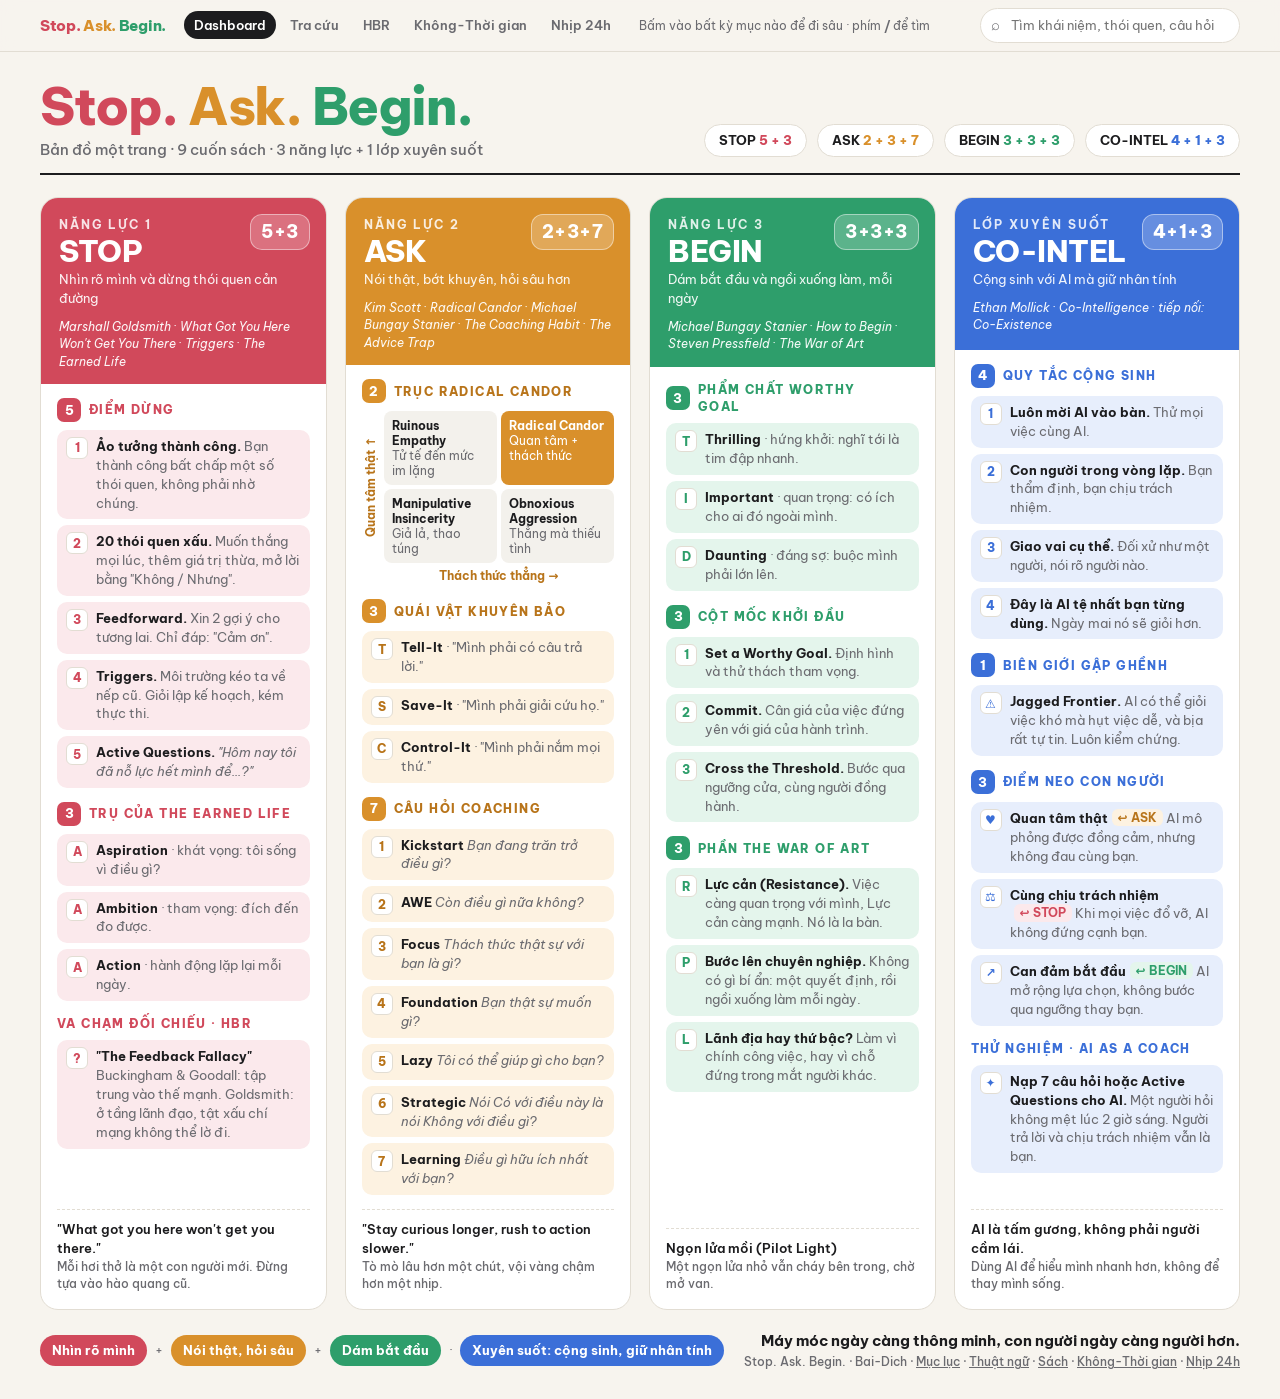
<file: index.html>
<!DOCTYPE html>
<html lang="vi">
<head>
<meta charset="utf-8">
<meta name="viewport" content="width=device-width, initial-scale=1">
<title>Stop. Ask. Begin. · Dashboard</title>
<link rel="icon" type="image/svg+xml" href="assets/favicon.svg">
<link rel="icon" type="image/png" sizes="32x32" href="assets/favicon.png">
<link rel="apple-touch-icon" sizes="180x180" href="assets/apple-touch-icon.png">
<link rel="shortcut icon" href="favicon.ico">
<link rel="preconnect" href="https://fonts.googleapis.com">
<link rel="preconnect" href="https://fonts.gstatic.com" crossorigin>
<link rel="stylesheet" href="https://fonts.googleapis.com/css2?family=Be+Vietnam+Pro:ital,wght@0,400;0,500;0,600;0,700;0,800;1,400&display=swap">
<link rel="stylesheet" href="assets/atlas.css">

<!-- Google Analytics 4 (GA4) -->
<script>
  // Mã GA4 của Stop. Ask. Begin.
  window.GA_MEASUREMENT_ID = "G-16MPNM0F18";

  if (window.GA_MEASUREMENT_ID && window.GA_MEASUREMENT_ID.startsWith("G-") && window.GA_MEASUREMENT_ID !== "G-XXXXXXXXXX") {
    const s = document.createElement("script");
    s.async = true;
    s.src = "https://www.googletagmanager.com/gtag/js?id=" + window.GA_MEASUREMENT_ID;
    document.head.appendChild(s);
    window.dataLayer = window.dataLayer || [];
    function gtag(){dataLayer.push(arguments);}
    window.gtag = gtag;
    gtag("js", new Date());
    gtag("config", window.GA_MEASUREMENT_ID, {
      send_page_view: false // Tắt page_view tự động mặc định; atlas.js sẽ tự động gửi theo từng hash route và đo thời gian ở lại
    });
  }
</script>
</head>
<body>

<div class="bar">
  <div class="bar-in">
    <a class="brand" href="#/"><span>Stop.</span> <span>Ask.</span> <span>Begin.</span></a>
    <nav>
      <a href="#/" data-k="dash">Dashboard</a>
      <a href="#/index" data-k="index">Tra cứu</a>
      <a href="#/ref/hbr" data-k="ref">HBR</a>
      <a href="topics/khong-thoi-gian/index.html">Không-Thời gian</a>
      <a href="topics/nhip-24h/index.html">Nhịp 24h</a>
    </nav>
    <span class="hint">Bấm vào bất kỳ mục nào để đi sâu · phím <b>/</b> để tìm</span>
    <label class="search"><input id="q" type="search" placeholder="Tìm khái niệm, thói quen, câu hỏi..." autocomplete="off" aria-label="Tìm kiếm"></label>
  </div>
</div>

<!-- ================= DASHBOARD (poster) ================= -->
<main class="poster" id="dash">

  <header>
    <div class="title">
      <span>Stop.</span> <span>Ask.</span> <span>Begin.</span>
      <small>Bản đồ một trang · 9 cuốn sách · 3 năng lực + 1 lớp xuyên suốt</small>
    </div>
    <div class="formula">
      <a class="f-stop" href="#/stop">STOP <b>5 + 3</b></a>
      <a class="f-ask" href="#/ask">ASK <b>2 + 3 + 7</b></a>
      <a class="f-begin" href="#/begin">BEGIN <b>3 + 3 + 3</b></a>
      <a class="f-co" href="#/co">CO-INTEL <b>4 + 1 + 3</b></a>
    </div>
  </header>

  <section class="grid">

    <!-- ================= STOP ================= -->
    <article class="col stop">
      <a class="col-head" href="#/stop">
        <div class="badge">5+3</div>
        <div class="step">NĂNG LỰC 1</div>
        <div class="name">STOP</div>
        <div class="sub">Nhìn rõ mình và dừng thói quen cản đường</div>
        <div class="books">Marshall Goldsmith · What Got You Here Won't Get You There · Triggers · The Earned Life</div>
      </a>
      <div class="col-body">
        <div class="block">
          <h3><a href="#/stop"><span class="n">5</span>điểm dừng</a></h3>
          <ol class="items">
            <li><a href="#/stop/success-delusion"><span class="k">1</span><div><strong>Ảo tưởng thành công.</strong> <em>Bạn thành công bất chấp một số thói quen, không phải nhờ chúng.</em></div></a></li>
            <li><a href="#/stop/habits"><span class="k">2</span><div><strong>20 thói quen xấu.</strong> <em>Muốn thắng mọi lúc, thêm giá trị thừa, mở lời bằng "Không / Nhưng".</em></div></a></li>
            <li><a href="#/stop/change-process"><span class="k">3</span><div><strong>Feedforward.</strong> <em>Xin 2 gợi ý cho tương lai. Chỉ đáp: "Cảm ơn".</em></div></a></li>
            <li><a href="#/stop/triggers"><span class="k">4</span><div><strong>Triggers.</strong> <em>Môi trường kéo ta về nếp cũ. Giỏi lập kế hoạch, kém thực thi.</em></div></a></li>
            <li><a href="#/stop/active-questions"><span class="k">5</span><div><strong>Active Questions.</strong> <em class="q">"Hôm nay tôi đã nỗ lực hết mình để...?"</em></div></a></li>
          </ol>
        </div>
        <div class="block">
          <h3><a href="#/stop/earned-life"><span class="n">3</span>trụ của The Earned Life</a></h3>
          <ol class="items">
            <li><a href="#/stop/earned-life/aspiration"><span class="k">A</span><div><strong>Aspiration</strong> <em>· khát vọng: tôi sống vì điều gì?</em></div></a></li>
            <li><a href="#/stop/earned-life/ambition"><span class="k">A</span><div><strong>Ambition</strong> <em>· tham vọng: đích đến đo được.</em></div></a></li>
            <li><a href="#/stop/earned-life/action"><span class="k">A</span><div><strong>Action</strong> <em>· hành động lặp lại mỗi ngày.</em></div></a></li>
          </ol>
        </div>
        <div class="block">
          <h3><a href="#/ref/debates">Va chạm đối chiếu · HBR</a></h3>
          <ol class="items">
            <li><a href="#/ref/hbr/feedback-fallacy"><span class="k">?</span><div><strong>"The Feedback Fallacy"</strong> <em>Buckingham &amp; Goodall: tập trung vào thế mạnh. Goldsmith: ở tầng lãnh đạo, tật xấu chí mạng không thể lờ đi.</em></div></a></li>
          </ol>
        </div>
        <div class="motto">"What got you here won't get you there."<span>Mỗi hơi thở là một con người mới. Đừng tựa vào hào quang cũ.</span></div>
      </div>
    </article>

    <!-- ================= ASK ================= -->
    <article class="col ask">
      <a class="col-head" href="#/ask">
        <div class="badge">2+3+7</div>
        <div class="step">NĂNG LỰC 2</div>
        <div class="name">ASK</div>
        <div class="sub">Nói thật, bớt khuyên, hỏi sâu hơn</div>
        <div class="books">Kim Scott · Radical Candor · Michael Bungay Stanier · The Coaching Habit · The Advice Trap</div>
      </a>
      <div class="col-body">
        <div class="block">
          <h3><a href="#/ask/radical-candor"><span class="n">2</span>trục Radical Candor</a></h3>
          <div class="rc">
            <div class="axis-y">Quan tâm thật ↑</div>
            <a class="cell" href="#/ask/radical-candor/ruinous-empathy"><b>Ruinous Empathy</b>Tử tế đến mức im lặng</a>
            <a class="cell win" href="#/ask/radical-candor/radical-candor"><b>Radical Candor</b>Quan tâm + thách thức</a>
            <a class="cell" href="#/ask/radical-candor/manipulative-insincerity"><b>Manipulative Insincerity</b>Giả lả, thao túng</a>
            <a class="cell" href="#/ask/radical-candor/obnoxious-aggression"><b>Obnoxious Aggression</b>Thẳng mà thiếu tình</a>
            <div class="axis-x">Thách thức thẳng →</div>
          </div>
        </div>
        <div class="block">
          <h3><a href="#/ask/monsters"><span class="n">3</span>quái vật khuyên bảo</a></h3>
          <ol class="items">
            <li><a href="#/ask/monsters/tell-it"><span class="k">T</span><div><strong>Tell-It</strong> <em>· "Mình phải có câu trả lời."</em></div></a></li>
            <li><a href="#/ask/monsters/save-it"><span class="k">S</span><div><strong>Save-It</strong> <em>· "Mình phải giải cứu họ."</em></div></a></li>
            <li><a href="#/ask/monsters/control-it"><span class="k">C</span><div><strong>Control-It</strong> <em>· "Mình phải nắm mọi thứ."</em></div></a></li>
          </ol>
        </div>
        <div class="block">
          <h3><a href="#/ask/seven-questions"><span class="n">7</span>câu hỏi coaching</a></h3>
          <ol class="items">
            <li><a href="#/ask/seven-questions/kickstart"><span class="k">1</span><div><strong>Kickstart</strong> <em class="q">Bạn đang trăn trở điều gì?</em></div></a></li>
            <li><a href="#/ask/seven-questions/awe"><span class="k">2</span><div><strong>AWE</strong> <em class="q">Còn điều gì nữa không?</em></div></a></li>
            <li><a href="#/ask/seven-questions/focus"><span class="k">3</span><div><strong>Focus</strong> <em class="q">Thách thức thật sự với bạn là gì?</em></div></a></li>
            <li><a href="#/ask/seven-questions/foundation"><span class="k">4</span><div><strong>Foundation</strong> <em class="q">Bạn thật sự muốn gì?</em></div></a></li>
            <li><a href="#/ask/seven-questions/lazy"><span class="k">5</span><div><strong>Lazy</strong> <em class="q">Tôi có thể giúp gì cho bạn?</em></div></a></li>
            <li><a href="#/ask/seven-questions/strategic"><span class="k">6</span><div><strong>Strategic</strong> <em class="q">Nói Có với điều này là nói Không với điều gì?</em></div></a></li>
            <li><a href="#/ask/seven-questions/learning"><span class="k">7</span><div><strong>Learning</strong> <em class="q">Điều gì hữu ích nhất với bạn?</em></div></a></li>
          </ol>
        </div>
        <div class="motto">"Stay curious longer, rush to action slower."<span>Tò mò lâu hơn một chút, vội vàng chậm hơn một nhịp.</span></div>
      </div>
    </article>

    <!-- ================= BEGIN ================= -->
    <article class="col begin">
      <a class="col-head" href="#/begin">
        <div class="badge">3+3+3</div>
        <div class="step">NĂNG LỰC 3</div>
        <div class="name">BEGIN</div>
        <div class="sub">Dám bắt đầu và ngồi xuống làm, mỗi ngày</div>
        <div class="books">Michael Bungay Stanier · How to Begin · Steven Pressfield · The War of Art</div>
      </a>
      <div class="col-body">
        <div class="block">
          <h3><a href="#/begin/worthy-goal"><span class="n">3</span>phẩm chất Worthy Goal</a></h3>
          <ol class="items">
            <li><a href="#/begin/worthy-goal/thrilling"><span class="k">T</span><div><strong>Thrilling</strong> <em>· hứng khởi: nghĩ tới là tim đập nhanh.</em></div></a></li>
            <li><a href="#/begin/worthy-goal/important"><span class="k">I</span><div><strong>Important</strong> <em>· quan trọng: có ích cho ai đó ngoài mình.</em></div></a></li>
            <li><a href="#/begin/worthy-goal/daunting"><span class="k">D</span><div><strong>Daunting</strong> <em>· đáng sợ: buộc mình phải lớn lên.</em></div></a></li>
          </ol>
        </div>
        <div class="block">
          <h3><a href="#/begin/milestones"><span class="n">3</span>cột mốc khởi đầu</a></h3>
          <ol class="items">
            <li><a href="#/begin/milestones/set-a-worthy-goal"><span class="k">1</span><div><strong>Set a Worthy Goal.</strong> <em>Định hình và thử thách tham vọng.</em></div></a></li>
            <li><a href="#/begin/milestones/commit"><span class="k">2</span><div><strong>Commit.</strong> <em>Cân giá của việc đứng yên với giá của hành trình.</em></div></a></li>
            <li><a href="#/begin/milestones/cross-the-threshold"><span class="k">3</span><div><strong>Cross the Threshold.</strong> <em>Bước qua ngưỡng cửa, cùng người đồng hành.</em></div></a></li>
          </ol>
        </div>
        <div class="block">
          <h3><a href="#/begin/resistance"><span class="n">3</span>phần The War of Art</a></h3>
          <ol class="items">
            <li><a href="#/begin/resistance"><span class="k">R</span><div><strong>Lực cản (Resistance).</strong> <em>Việc càng quan trọng với mình, Lực cản càng mạnh. Nó là la bàn.</em></div></a></li>
            <li><a href="#/begin/turning-pro"><span class="k">P</span><div><strong>Bước lên chuyên nghiệp.</strong> <em>Không có gì bí ẩn: một quyết định, rồi ngồi xuống làm mỗi ngày.</em></div></a></li>
            <li><a href="#/begin/territory/territory-vs-hierarchy"><span class="k">L</span><div><strong>Lãnh địa hay thứ bậc?</strong> <em>Làm vì chính công việc, hay vì chỗ đứng trong mắt người khác.</em></div></a></li>
          </ol>
        </div>
        <div class="motto">Ngọn lửa mồi (Pilot Light)<span>Một ngọn lửa nhỏ vẫn cháy bên trong, chờ mở van.</span></div>
      </div>
    </article>

    <!-- ================= CO-INTELLIGENCE ================= -->
    <article class="col co">
      <a class="col-head" href="#/co">
        <div class="badge">4+1+3</div>
        <div class="step">LỚP XUYÊN SUỐT</div>
        <div class="name">CO-INTEL</div>
        <div class="sub">Cộng sinh với AI mà giữ nhân tính</div>
        <div class="books">Ethan Mollick · Co-Intelligence · tiếp nối: Co-Existence</div>
      </a>
      <div class="col-body">
        <div class="block">
          <h3><a href="#/co/rules"><span class="n">4</span>quy tắc cộng sinh</a></h3>
          <ol class="items">
            <li><a href="#/co/rules/invite-ai"><span class="k">1</span><div><strong>Luôn mời AI vào bàn.</strong> <em>Thử mọi việc cùng AI.</em></div></a></li>
            <li><a href="#/co/rules/human-in-loop"><span class="k">2</span><div><strong>Con người trong vòng lặp.</strong> <em>Bạn thẩm định, bạn chịu trách nhiệm.</em></div></a></li>
            <li><a href="#/co/rules/assign-persona"><span class="k">3</span><div><strong>Giao vai cụ thể.</strong> <em>Đối xử như một người, nói rõ người nào.</em></div></a></li>
            <li><a href="#/co/rules/worst-ai"><span class="k">4</span><div><strong>Đây là AI tệ nhất bạn từng dùng.</strong> <em>Ngày mai nó sẽ giỏi hơn.</em></div></a></li>
          </ol>
        </div>
        <div class="block">
          <h3><a href="#/co/frontier"><span class="n">1</span>biên giới gập ghềnh</a></h3>
          <ol class="items">
            <li><a href="#/co/frontier/jagged-frontier"><span class="k">⚠</span><div><strong>Jagged Frontier.</strong> <em>AI có thể giỏi việc khó mà hụt việc dễ, và bịa rất tự tin. Luôn kiểm chứng.</em></div></a></li>
          </ol>
        </div>
        <div class="block">
          <h3><a href="#/co/human"><span class="n">3</span>điểm neo con người</a></h3>
          <ol class="items">
            <li><a href="#/co/human/care"><span class="k">♥</span><div><strong>Quan tâm thật</strong><span class="tag t-ask">↩ ASK</span> <em>AI mô phỏng được đồng cảm, nhưng không đau cùng bạn.</em></div></a></li>
            <li><a href="#/co/human/accountability"><span class="k">⚖</span><div><strong>Cùng chịu trách nhiệm</strong><span class="tag t-stop">↩ STOP</span> <em>Khi mọi việc đổ vỡ, AI không đứng cạnh bạn.</em></div></a></li>
            <li><a href="#/co/human/courage"><span class="k">↗</span><div><strong>Can đảm bắt đầu</strong><span class="tag t-begin">↩ BEGIN</span> <em>AI mở rộng lựa chọn, không bước qua ngưỡng thay bạn.</em></div></a></li>
          </ol>
        </div>
        <div class="block">
          <h3><a href="#/co/roles">Thử nghiệm · AI as a Coach</a></h3>
          <ol class="items">
            <li><a href="#/co/roles/coach"><span class="k">✦</span><div><strong>Nạp 7 câu hỏi hoặc Active Questions cho AI.</strong> <em>Một người hỏi không mệt lúc 2 giờ sáng. Người trả lời và chịu trách nhiệm vẫn là bạn.</em></div></a></li>
          </ol>
        </div>
        <div class="motto">AI là tấm gương, không phải người cầm lái.<span>Dùng AI để hiểu mình nhanh hơn, không để thay mình sống.</span></div>
      </div>
    </article>

  </section>

  <footer>
    <div class="flow">
      <a class="p" href="#/stop" style="background:var(--stop)">Nhìn rõ mình</a><span class="arrow">+</span>
      <a class="p" href="#/ask" style="background:var(--ask)">Nói thật, hỏi sâu</a><span class="arrow">+</span>
      <a class="p" href="#/begin" style="background:var(--begin)">Dám bắt đầu</a><span class="arrow">·</span>
      <a class="p" href="#/co" style="background:var(--co)">Xuyên suốt: cộng sinh, giữ nhân tính</a>
    </div>
    <div class="closing">Máy móc ngày càng thông minh, con người ngày càng người hơn.<span>Stop. Ask. Begin. · Bai-Dich · <a href="#/index">Mục lục</a> · <a href="#/index/terms">Thuật ngữ</a> · <a href="#/index/books">Sách</a> · <a href="topics/khong-thoi-gian/index.html">Không-Thời gian</a> · <a href="topics/nhip-24h/index.html">Nhịp 24h</a></span></div>
  </footer>

</main>

<!-- ================= VIEW ĐỘNG (tầng 1, 2, tra cứu) ================= -->
<main id="view" class="page" hidden></main>

<script src="assets/atlas.js"></script>
<script src="data/ref.js"></script>
<script src="data/stop_a.js"></script>
<script src="data/stop_b.js"></script>
<script src="data/ask.js"></script>
<script src="data/begin.js"></script>
<script src="data/begin_b.js"></script>
<script src="data/co.js"></script>
<script>ATLAS.start();</script>
</body>
</html>
</file>
<file: assets/atlas.css>
/* Atlas Stop. Ask. Begin. · giữ nguyên ngôn ngữ thiết kế của poster */
:root{
  --paper:#f7f4ee; --ink:#1c1c1e; --muted:#6b6b70; --line:#e2ddd3; --card:#ffffff;
  --stop:#d1495b; --stop-soft:#fbe9ec;
  --ask:#d9902b;  --ask-soft:#fdf2e1;
  --begin:#2e9e6b;--begin-soft:#e4f5ec;
  --co:#3b6fd8;   --co-soft:#e7eefc;
  --ref:#5b4b8a;  --ref-soft:#eeeaf6;
}
*{box-sizing:border-box;margin:0;padding:0}
html{scroll-behavior:auto}
body{
  background:var(--paper); color:var(--ink);
  font-family:"Be Vietnam Pro","Segoe UI","Inter",system-ui,-apple-system,sans-serif;
  font-size:13px; line-height:1.45; -webkit-font-smoothing:antialiased;
}
a{color:inherit}
:focus-visible{outline:2px solid var(--ink);outline-offset:2px;border-radius:6px}

/* ===== THANH CÔNG CỤ ===== */
.bar{position:sticky;top:0;z-index:20;background:rgba(247,244,238,.92);backdrop-filter:saturate(1.4) blur(8px);
  border-bottom:1px solid var(--line)}
.bar-in{max-width:1600px;margin:0 auto;padding:8px 40px;display:flex;align-items:center;gap:18px}
.brand{font-weight:800;font-size:15px;letter-spacing:-.3px;text-decoration:none;white-space:nowrap}
.brand span:nth-child(1){color:var(--stop)} .brand span:nth-child(2){color:var(--ask)} .brand span:nth-child(3){color:var(--begin)}
.bar nav{display:flex;gap:4px;flex-wrap:wrap}
.bar nav a{text-decoration:none;font-weight:600;font-size:12.5px;color:var(--muted);padding:5px 10px;border-radius:999px}
.bar nav a:hover{background:var(--card);color:var(--ink)}
.bar nav a.on{background:var(--ink);color:#fff}
.search{margin-left:auto;position:relative}
.search input{font:inherit;font-size:13px;width:260px;padding:7px 12px 7px 30px;border:1px solid var(--line);border-radius:999px;background:var(--card);color:var(--ink)}
.search input:focus{outline:none;border-color:var(--ink)}
.search::before{content:"⌕";position:absolute;left:11px;top:50%;transform:translateY(-52%);color:var(--muted);font-size:15px}
.hint{font-size:12px;color:var(--muted);white-space:nowrap}

/* ===== DASHBOARD (poster) ===== */
.poster{max-width:1600px;margin:0 auto;padding:28px 40px 28px}
.poster header{display:flex;align-items:flex-end;justify-content:space-between;gap:24px;
  border-bottom:2px solid var(--ink);padding-bottom:16px;margin-bottom:22px}
.title{font-size:52px;font-weight:800;letter-spacing:-1.5px;line-height:1}
.title span:nth-child(1){color:var(--stop)}
.title span:nth-child(2){color:var(--ask)}
.title span:nth-child(3){color:var(--begin)}
.title small{display:block;font-size:15px;font-weight:500;letter-spacing:0;color:var(--muted);margin-top:10px}
.formula{display:flex;gap:10px;flex-wrap:wrap;justify-content:flex-end}
.formula a{background:var(--card);border:1px solid var(--line);border-radius:999px;padding:6px 14px;font-weight:700;font-size:13px;white-space:nowrap;text-decoration:none;transition:border-color .15s}
.formula a:hover{border-color:var(--ink)}
.formula b{font-weight:800}
.f-stop b{color:var(--stop)} .f-ask b{color:var(--ask)} .f-begin b{color:var(--begin)} .f-co b{color:var(--co)} .f-ref b{color:var(--ref)}

.grid{display:grid;grid-template-columns:repeat(4,1fr);gap:18px;align-items:stretch}
.col{background:var(--card);border:1px solid var(--line);border-radius:18px;overflow:hidden;display:flex;flex-direction:column}
.col-head{padding:18px 18px 14px;color:#fff;position:relative;min-height:152px;display:block;text-decoration:none}
.stop .col-head{background:var(--stop)} .ask .col-head{background:var(--ask)}
.begin .col-head{background:var(--begin)} .co .col-head{background:var(--co)}
.step{font-size:12px;font-weight:700;letter-spacing:2px;opacity:.85}
.name{font-size:30px;font-weight:800;letter-spacing:-.5px;line-height:1.1;margin-top:2px}
.sub{font-size:13px;opacity:.92;margin-top:2px}
.badge{position:absolute;top:16px;right:16px;background:rgba(255,255,255,.22);border:1px solid rgba(255,255,255,.45);
  border-radius:12px;padding:4px 10px;font-weight:800;font-size:18px;letter-spacing:.5px}
.books{font-size:12px;opacity:.95;margin-top:10px;font-style:italic}
.col-body{padding:14px 16px 16px;display:flex;flex-direction:column;gap:14px;flex:1}

.block h3{font-size:12px;font-weight:800;letter-spacing:1.4px;text-transform:uppercase;margin-bottom:8px}
.block h3 a{display:flex;align-items:center;gap:8px;text-decoration:none}
.block h3 a::after{content:"›";font-size:16px;line-height:1;opacity:0;transform:translateX(-4px);transition:.15s}
.block h3 a:hover::after{opacity:1;transform:none}
.block h3 .n{display:inline-grid;place-items:center;width:24px;height:24px;border-radius:7px;color:#fff;font-size:13px;letter-spacing:0}
.stop .n{background:var(--stop)} .ask .n{background:var(--ask)} .begin .n{background:var(--begin)} .co .n{background:var(--co)}
.stop h3{color:var(--stop)} .ask h3{color:#b8741a} .begin h3{color:var(--begin)} .co h3{color:var(--co)}

ol.items{list-style:none;display:flex;flex-direction:column;gap:6px}
ol.items li > a{display:grid;grid-template-columns:22px 1fr;gap:8px;align-items:start;padding:7px 9px;border-radius:10px;
  text-decoration:none;position:relative;transition:transform .12s, box-shadow .12s}
.stop ol.items li > a{background:var(--stop-soft)} .ask ol.items li > a{background:var(--ask-soft)}
.begin ol.items li > a{background:var(--begin-soft)} .co ol.items li > a{background:var(--co-soft)}
ol.items li > a:hover{transform:translateY(-1px);box-shadow:0 2px 0 rgba(0,0,0,.06), inset 0 0 0 1px rgba(0,0,0,.08)}
ol.items li > a::after{content:"›";position:absolute;right:8px;top:6px;font-size:15px;color:var(--muted);opacity:0;transition:.12s}
ol.items li > a:hover::after{opacity:1}
.k{font-weight:800;font-size:12px;width:22px;height:22px;border-radius:6px;background:var(--card);display:grid;place-items:center;border:1px solid var(--line)}
.stop .k{color:var(--stop)} .ask .k{color:#b8741a} .begin .k{color:var(--begin)} .co .k{color:var(--co)}
li strong{font-weight:700}
li em{color:var(--muted);font-style:normal}
.q{font-style:italic}

.rc{display:grid;grid-template-columns:18px 1fr 1fr;grid-template-rows:1fr 1fr 18px;gap:4px;font-size:12px}
.rc .cell{border-radius:8px;padding:7px 8px;line-height:1.25;background:#f3f1ec;color:var(--muted);text-decoration:none;transition:transform .12s, box-shadow .12s}
.rc .cell:hover{transform:translateY(-1px);box-shadow:inset 0 0 0 1px rgba(0,0,0,.1)}
.rc .cell b{display:block;color:var(--ink);font-size:12px}
.rc .win{background:var(--ask);color:#fff}
.rc .win b{color:#fff}
.rc .axis-y{grid-row:1/3;writing-mode:vertical-rl;transform:rotate(180deg);text-align:center;font-weight:700;color:#b8741a;font-size:12px}
.rc .axis-x{grid-column:2/4;text-align:center;font-weight:700;color:#b8741a;font-size:12px}

.motto{margin-top:auto;border-top:1px dashed var(--line);padding-top:10px;font-size:13px;font-weight:600}
.motto span{display:block;color:var(--muted);font-weight:500;font-size:12px}
.tag{display:inline-block;font-size:12px;font-weight:700;border-radius:6px;padding:0 6px;margin-left:4px;vertical-align:1px}
.tag.t-stop{background:var(--stop-soft);color:var(--stop)}
.tag.t-ask{background:var(--ask-soft);color:#b8741a}
.tag.t-begin{background:var(--begin-soft);color:var(--begin)}

.poster footer{margin-top:20px;display:grid;grid-template-columns:1fr auto;gap:20px;align-items:center}
.flow{display:flex;align-items:center;gap:8px;flex-wrap:wrap;font-weight:700;font-size:13px}
.flow .p{padding:6px 12px;border-radius:999px;color:#fff;text-decoration:none}
.flow .arrow{color:var(--muted);font-weight:400}
.closing{font-size:15px;font-weight:700;text-align:right;max-width:520px}
.closing span{display:block;color:var(--muted);font-weight:500;font-size:12px;margin-top:2px}
.closing span a{color:var(--muted)}

/* ===== VIEW CHUNG ===== */
.v-stop{--c:var(--stop);--soft:var(--stop-soft);--deep:#a8303f}
.v-ask{--c:var(--ask);--soft:var(--ask-soft);--deep:#9a5f12}
.v-begin{--c:var(--begin);--soft:var(--begin-soft);--deep:#237a53}
.v-co{--c:var(--co);--soft:var(--co-soft);--deep:#2c55aa}
.v-ref{--c:var(--ref);--soft:var(--ref-soft);--deep:#463870}
.v-neutral{--c:var(--ink);--soft:#efece6;--deep:var(--ink)}

.page{max-width:1180px;margin:0 auto;padding:22px 40px 56px}
.crumbs{display:flex;flex-wrap:wrap;gap:6px;align-items:center;font-size:12.5px;color:var(--muted);margin-bottom:14px}
.crumbs a{text-decoration:none;font-weight:600}
.crumbs a:hover{color:var(--ink)}
.crumbs .sep{opacity:.5}
.crumbs .here{color:var(--ink);font-weight:700}

.hero{background:var(--c);color:#fff;border-radius:18px;padding:22px 24px 20px;position:relative;overflow:hidden}
.hero .step{opacity:.85}
.hero h1{font-size:34px;font-weight:800;letter-spacing:-.8px;line-height:1.12;margin-top:4px;max-width:880px}
.hero .en{font-size:14px;opacity:.9;margin-top:4px;font-style:italic}
.hero .lead{font-size:15px;line-height:1.55;margin-top:12px;max-width:820px;opacity:.97}
.hero .badge{font-size:20px}
.hero .meta{display:flex;flex-wrap:wrap;gap:8px;margin-top:14px}
.chip-w{display:inline-flex;align-items:center;gap:6px;background:rgba(255,255,255,.18);border:1px solid rgba(255,255,255,.4);
  color:#fff;border-radius:999px;padding:4px 11px;font-size:12px;font-weight:600;text-decoration:none}
a.chip-w:hover{background:rgba(255,255,255,.3)}

.intro{margin:18px 2px 0;max-width:820px;font-size:14.5px;line-height:1.65}
.intro p+p{margin-top:10px}

.sec{margin-top:26px}
.sec-h{display:flex;align-items:center;gap:10px;margin-bottom:10px}
.sec-h h2{font-size:12px;font-weight:800;letter-spacing:1.4px;text-transform:uppercase;color:var(--deep)}
.sec-h .rule{flex:1;height:1px;background:var(--line)}
.sec-h .cnt{font-size:12px;color:var(--muted);font-weight:600}

.cards{display:grid;grid-template-columns:repeat(auto-fill,minmax(300px,1fr));gap:10px}
.card{display:grid;grid-template-columns:30px 1fr;gap:10px;align-items:start;background:var(--card);border:1px solid var(--line);
  border-radius:14px;padding:12px 14px;text-decoration:none;position:relative;transition:border-color .12s, transform .12s, box-shadow .12s}
.card:hover{border-color:var(--c);transform:translateY(-1px);box-shadow:0 3px 0 var(--soft)}
.card .kk{width:30px;height:30px;border-radius:8px;background:var(--soft);color:var(--deep);display:grid;place-items:center;font-weight:800;font-size:13px}
.card h3{font-size:14.5px;font-weight:700;line-height:1.3;padding-right:14px}
.card .en{font-size:12px;color:var(--muted);font-style:italic;margin-top:1px}
.card p{font-size:13px;color:#3b3b3f;margin-top:6px;line-height:1.5}
.card::after{content:"›";position:absolute;right:12px;top:10px;color:var(--muted);font-size:17px}
.card .flag{display:inline-block;margin-top:6px;font-size:11px;font-weight:700;color:var(--muted);background:#f3f1ec;border-radius:6px;padding:1px 6px}
.card-wrap{display:flex;flex-direction:column;background:var(--card);border:1px solid var(--line);border-radius:14px;overflow:hidden;transition:border-color .12s, transform .12s, box-shadow .12s}
.card-wrap:hover{border-color:var(--c);transform:translateY(-1px);box-shadow:0 3px 0 var(--soft)}
.card-wrap > .card{border:none;border-radius:0;box-shadow:none !important;transform:none !important;flex:1}
.card-actions{display:flex;flex-wrap:wrap;gap:6px;padding:9px 14px 11px 54px;background:#faf8f3;border-top:1px dashed var(--line)}
.btn-web{display:inline-flex;align-items:center;gap:5px;text-decoration:none;font-weight:700;font-size:12px;padding:5px 11px;border-radius:999px;background:var(--c);color:#fff;transition:opacity .12s}
.btn-web:hover{opacity:.9}
.btn-web.alt{background:var(--card);color:var(--deep);border:1px solid var(--line)}
.btn-web.alt:hover{border-color:var(--c);background:var(--soft)}

.others{margin-top:34px;padding-top:16px;border-top:1px dashed var(--line)}
.others h4{font-size:12px;font-weight:800;letter-spacing:1.2px;text-transform:uppercase;color:var(--muted);margin-bottom:8px}
.pills{display:flex;flex-wrap:wrap;gap:6px}
.pill{display:inline-flex;align-items:center;gap:6px;text-decoration:none;font-weight:600;font-size:12.5px;padding:5px 11px;border-radius:999px;
  background:var(--card);border:1px solid var(--line)}
.pill:hover{border-color:var(--ink)}
.pill.on{background:var(--c);color:#fff;border-color:var(--c)}
.dot{width:8px;height:8px;border-radius:50%;display:inline-block;flex:none}
.d-stop{background:var(--stop)} .d-ask{background:var(--ask)} .d-begin{background:var(--begin)} .d-co{background:var(--co)} .d-ref{background:var(--ref)}

/* ===== CHI TIẾT ===== */
.detail{display:grid;grid-template-columns:minmax(0,1fr) 300px;gap:22px;margin-top:18px;align-items:start}
.art{background:var(--card);border:1px solid var(--line);border-radius:18px;padding:24px 28px 26px}
.art .lead{font-size:16.5px;line-height:1.55;font-weight:600;color:var(--deep);border-left:4px solid var(--c);padding-left:12px}
.art .body{margin-top:16px;font-size:15px;line-height:1.72}
.art .body p+p{margin-top:12px}
.quote{margin:20px 0 4px;background:var(--soft);border-radius:14px;padding:16px 18px;position:relative}
.quote::before{content:"\201C";position:absolute;left:12px;top:-6px;font-size:54px;line-height:1;color:var(--c);opacity:.5;font-family:Georgia,serif}
.quote .qen{font-family:Georgia,"Times New Roman",serif;font-style:italic;font-size:15px;line-height:1.55;padding-left:22px}
.quote .qvi{margin-top:8px;font-size:14px;line-height:1.55;padding-left:22px}
.quote .qw{margin-top:6px;font-size:12px;color:var(--muted);padding-left:22px}
.box{margin-top:18px}
.box h4{font-size:12px;font-weight:800;letter-spacing:1.3px;text-transform:uppercase;color:var(--deep);margin-bottom:8px}
.box ul{list-style:none;display:flex;flex-direction:column;gap:6px}
.box li{display:grid;grid-template-columns:18px 1fr;gap:6px;font-size:14px;line-height:1.55}
.box li::before{content:"•";color:var(--c);font-weight:800;text-align:center}
.box.practice li::before{content:"→"}
.note{margin-top:18px;font-size:12.5px;color:var(--muted);background:#f6f4ef;border:1px dashed var(--line);border-radius:10px;padding:8px 12px}

.side{display:flex;flex-direction:column;gap:12px;position:sticky;top:62px}
.pane{background:var(--card);border:1px solid var(--line);border-radius:14px;padding:12px 14px}
.pane h4{font-size:11.5px;font-weight:800;letter-spacing:1.2px;text-transform:uppercase;color:var(--muted);margin-bottom:8px}
.src b{display:block;font-size:13.5px;line-height:1.35}
.src span{display:block;font-size:12px;color:var(--muted);margin-top:2px}
.src a.open{display:inline-block;margin-top:8px;font-size:12.5px;font-weight:700;color:var(--deep);text-decoration:none}
.src a.open:hover{text-decoration:underline}
.rel{display:flex;flex-direction:column;gap:4px}
.rel a,.rel span.off{display:grid;grid-template-columns:10px 1fr;gap:8px;align-items:center;text-decoration:none;font-size:13px;padding:5px 6px;border-radius:8px}
.rel a:hover{background:#f6f4ef}
.rel small{display:block;color:var(--muted);font-size:11.5px}
.rel span.off{color:var(--muted);opacity:.7}
.sibs{list-style:none;display:flex;flex-direction:column;gap:2px;max-height:360px;overflow:auto}
.sibs a{display:grid;grid-template-columns:24px 1fr;gap:6px;text-decoration:none;font-size:12.5px;padding:4px 6px;border-radius:7px;line-height:1.35}
.sibs a:hover{background:#f6f4ef}
.sibs a.on{background:var(--soft);font-weight:700}
.sibs .kk{color:var(--deep);font-weight:800;text-align:center}

.pn{display:grid;grid-template-columns:1fr 1fr;gap:10px;margin-top:16px}
.pn a{display:block;background:var(--card);border:1px solid var(--line);border-radius:12px;padding:10px 14px;text-decoration:none}
.pn a:hover{border-color:var(--c)}
.pn small{display:block;font-size:11.5px;color:var(--muted);font-weight:600}
.pn b{font-size:13.5px}
.pn .nx{text-align:right}
.kbd{font-size:11.5px;color:var(--muted);margin-top:8px;text-align:center}
.kbd kbd{font-family:inherit;border:1px solid var(--line);border-bottom-width:2px;border-radius:5px;padding:0 5px;background:var(--card)}

/* ===== TRA CỨU ===== */
.tabs{display:flex;gap:6px;flex-wrap:wrap;margin:18px 0 6px}
.tabs a{text-decoration:none;font-weight:700;font-size:13px;padding:7px 14px;border-radius:999px;background:var(--card);border:1px solid var(--line)}
.tabs a.on{background:var(--ink);color:#fff;border-color:var(--ink)}
.filter{font:inherit;font-size:14px;width:100%;max-width:420px;padding:9px 14px;border:1px solid var(--line);border-radius:12px;background:var(--card);margin:12px 0}
.filter:focus{outline:none;border-color:var(--ink)}
table.terms{width:100%;border-collapse:separate;border-spacing:0;background:var(--card);border:1px solid var(--line);border-radius:14px;overflow:hidden;font-size:13.5px}
table.terms th{text-align:left;font-size:11.5px;letter-spacing:1px;text-transform:uppercase;color:var(--muted);background:#f6f4ef;padding:9px 12px;border-bottom:1px solid var(--line)}
table.terms td{padding:8px 12px;border-bottom:1px solid #f0ece4;vertical-align:top}
table.terms tr:last-child td{border-bottom:none}
table.terms td a{text-decoration:none;font-weight:700}
table.terms td a:hover{text-decoration:underline}
.pol{font-size:10.5px;font-weight:800;letter-spacing:.6px;border-radius:5px;padding:1px 6px;background:#f3f1ec;color:var(--muted)}
.letter{font-size:12px;font-weight:800;color:var(--muted);background:#faf8f4 !important;letter-spacing:1px}

.bookgrid{display:grid;grid-template-columns:repeat(auto-fill,minmax(340px,1fr));gap:12px;margin-top:14px}
.book{background:var(--card);border:1px solid var(--line);border-radius:16px;padding:14px 16px;border-top:5px solid var(--c)}
.book .no{font-size:11.5px;font-weight:800;letter-spacing:1.4px;color:var(--deep)}
.book h3{font-size:15.5px;line-height:1.3;margin-top:2px}
.book .vi{font-size:13px;color:var(--muted);margin-top:2px}
.book .by{font-size:12.5px;margin-top:6px}
.book .role{font-size:13px;margin-top:6px}
.st{display:inline-block;font-size:11px;font-weight:800;border-radius:6px;padding:1px 7px;margin-left:6px;vertical-align:1px}
.st-done{background:#e4f5ec;color:#237a53} .st-wip{background:#fdf2e1;color:#9a5f12} .st-todo{background:#f3f1ec;color:var(--muted)}
.st-planned{background:#eeeaf6;color:#463870} .st-ref{background:#eeeaf6;color:#463870}
.book details{margin-top:10px}
.book summary{cursor:pointer;font-size:12.5px;font-weight:700;color:var(--deep)}
.book ol{margin:8px 0 0 18px;font-size:12.5px;display:flex;flex-direction:column;gap:3px}
.book ol a{text-decoration:none}
.book ol a:hover{text-decoration:underline}
.book .tops{display:flex;flex-wrap:wrap;gap:5px;margin-top:10px}

.tree{display:grid;grid-template-columns:repeat(auto-fill,minmax(270px,1fr));gap:12px;margin-top:14px}
.tree .t{background:var(--card);border:1px solid var(--line);border-radius:14px;padding:12px 14px;border-left:5px solid var(--c)}
.tree .t > a{font-weight:800;font-size:14px;text-decoration:none}
.tree .t > a:hover{text-decoration:underline}
.tree .t small{display:block;color:var(--muted);font-size:11.5px;margin-bottom:6px}
.tree ul{list-style:none;display:flex;flex-direction:column;gap:2px;font-size:12.5px}
.tree ul a{text-decoration:none}
.tree ul a:hover{text-decoration:underline;color:var(--deep)}
.tree .sh{font-size:11px;font-weight:800;letter-spacing:1px;text-transform:uppercase;color:var(--deep);margin-top:6px}

.results{display:flex;flex-direction:column;gap:8px;margin-top:12px}
.res{display:block;background:var(--card);border:1px solid var(--line);border-radius:12px;padding:10px 14px;text-decoration:none;border-left:4px solid var(--c)}
.res:hover{border-color:var(--c)}
.res .path{font-size:11.5px;color:var(--muted);font-weight:600}
.res b{font-size:14px}
.res p{font-size:13px;color:#3b3b3f;margin-top:3px}
mark{background:#fff1a8;color:inherit;border-radius:3px;padding:0 1px}

.empty{background:var(--card);border:1px dashed var(--line);border-radius:14px;padding:22px;margin-top:18px;font-size:14px;color:var(--muted)}
.statline{display:flex;gap:16px;flex-wrap:wrap;margin-top:14px}
.stat{background:var(--card);border:1px solid var(--line);border-radius:12px;padding:8px 14px}
.stat b{display:block;font-size:20px;font-weight:800}
.stat span{font-size:12px;color:var(--muted)}

[hidden]{display:none !important}

@media (max-width:1200px){.grid{grid-template-columns:repeat(2,1fr)} .poster header{flex-direction:column;align-items:flex-start} .formula{justify-content:flex-start}}
@media (max-width:980px){.detail{grid-template-columns:1fr} .side{position:static} .hint{display:none}}
@media (max-width:760px){
  .grid{grid-template-columns:1fr} .title{font-size:38px} .poster footer{grid-template-columns:1fr} .closing{text-align:left}
  .bar-in{flex-wrap:wrap;padding:8px 16px} .search{margin-left:0;width:100%} .search input{width:100%}
  .poster,.page{padding-left:16px;padding-right:16px} .hero h1{font-size:26px} .art{padding:18px}
}
@media print{
  body{background:#fff} .bar,.side,.pn,.kbd,.others{display:none !important}
  .poster{padding:16px} .col{break-inside:avoid} .detail{grid-template-columns:1fr}
  .hero{-webkit-print-color-adjust:exact;print-color-adjust:exact}
}
</file>
